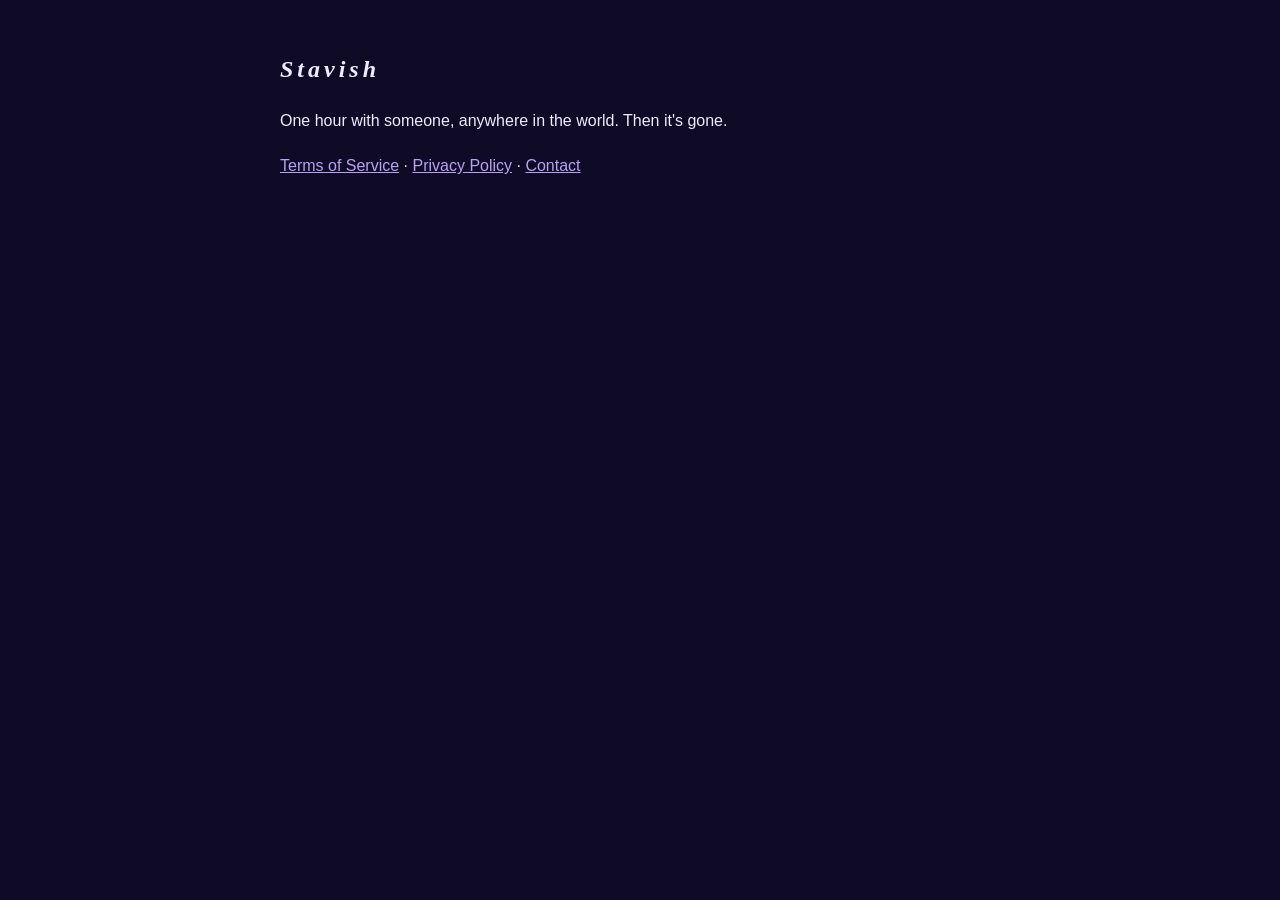
<file: index.html>
<!doctype html><html lang="en"><head><meta charset="utf-8"><meta name="viewport" content="width=device-width,initial-scale=1">
<title>Stavish</title><link rel="stylesheet" href="style.css"><script src="i18n.js"></script></head><body><main>
<h1 style="font-family:Georgia,serif;font-style:italic;letter-spacing:4px">Stavish</h1>
<p data-t="tagline">One hour with someone, anywhere in the world. Then it's gone.</p>
<p><a data-legal="terms" href="terms.html" data-t="terms">Terms of Service</a> · <a data-legal="privacy" href="privacy.html" data-t="privacy">Privacy Policy</a> · <a id="contact" href="#" data-t="contact">Contact</a></p>
</main><script src="config.js"></script><script>document.getElementById("contact").href="mailto:"+window.FATE.supportEmail</script></body></html>
</file>
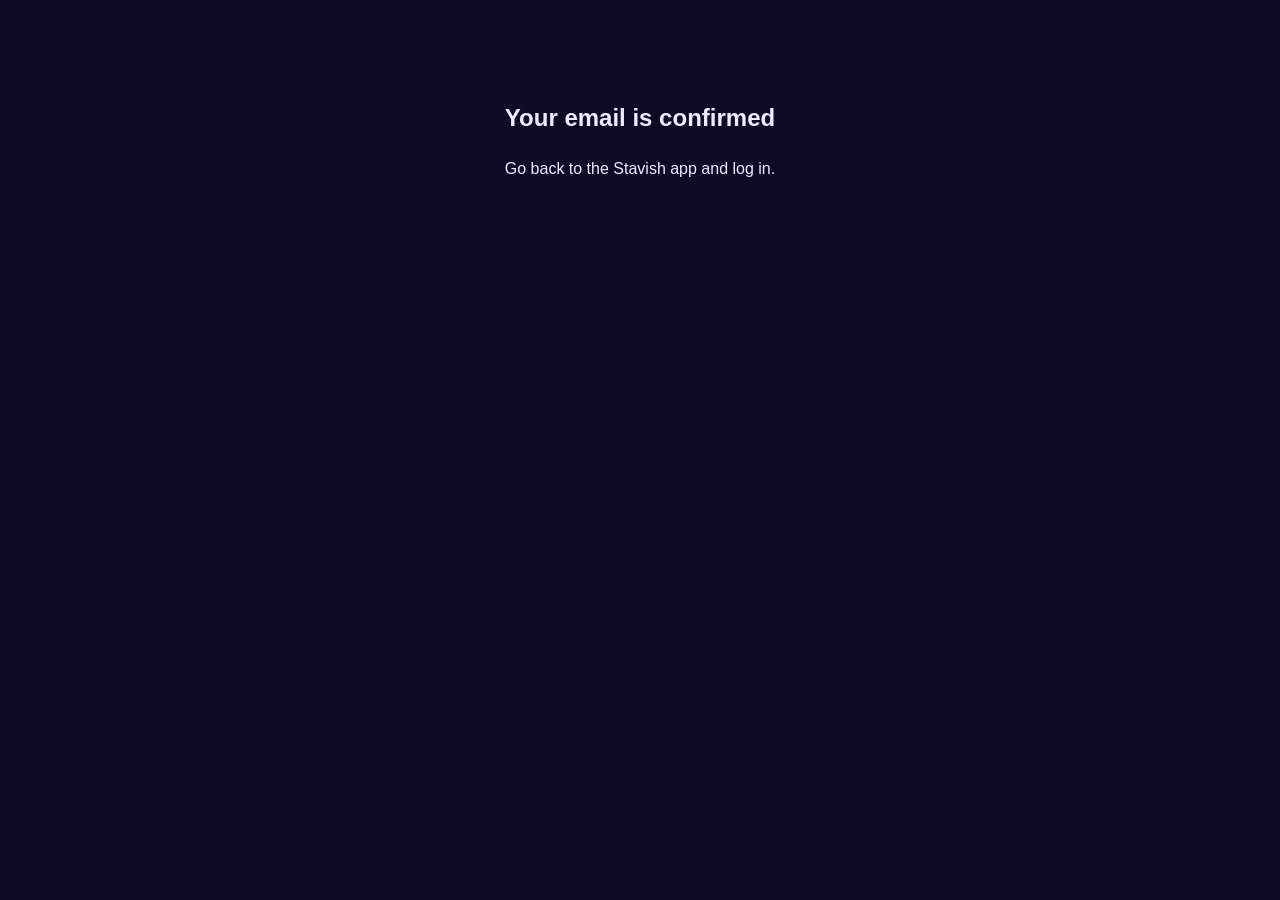
<file: confirmed.html>
<!doctype html><html lang="en"><head><meta charset="utf-8"><meta name="viewport" content="width=device-width,initial-scale=1">
<title>Stavish</title><link rel="stylesheet" href="style.css"><script src="i18n.js"></script></head><body><main style="text-align:center;padding-top:80px">
<h1 data-t="confirmedTitle">Your email is confirmed</h1>
<p data-t="confirmedBody">Go back to the Stavish app and log in.</p>
</main></body></html>
</file>
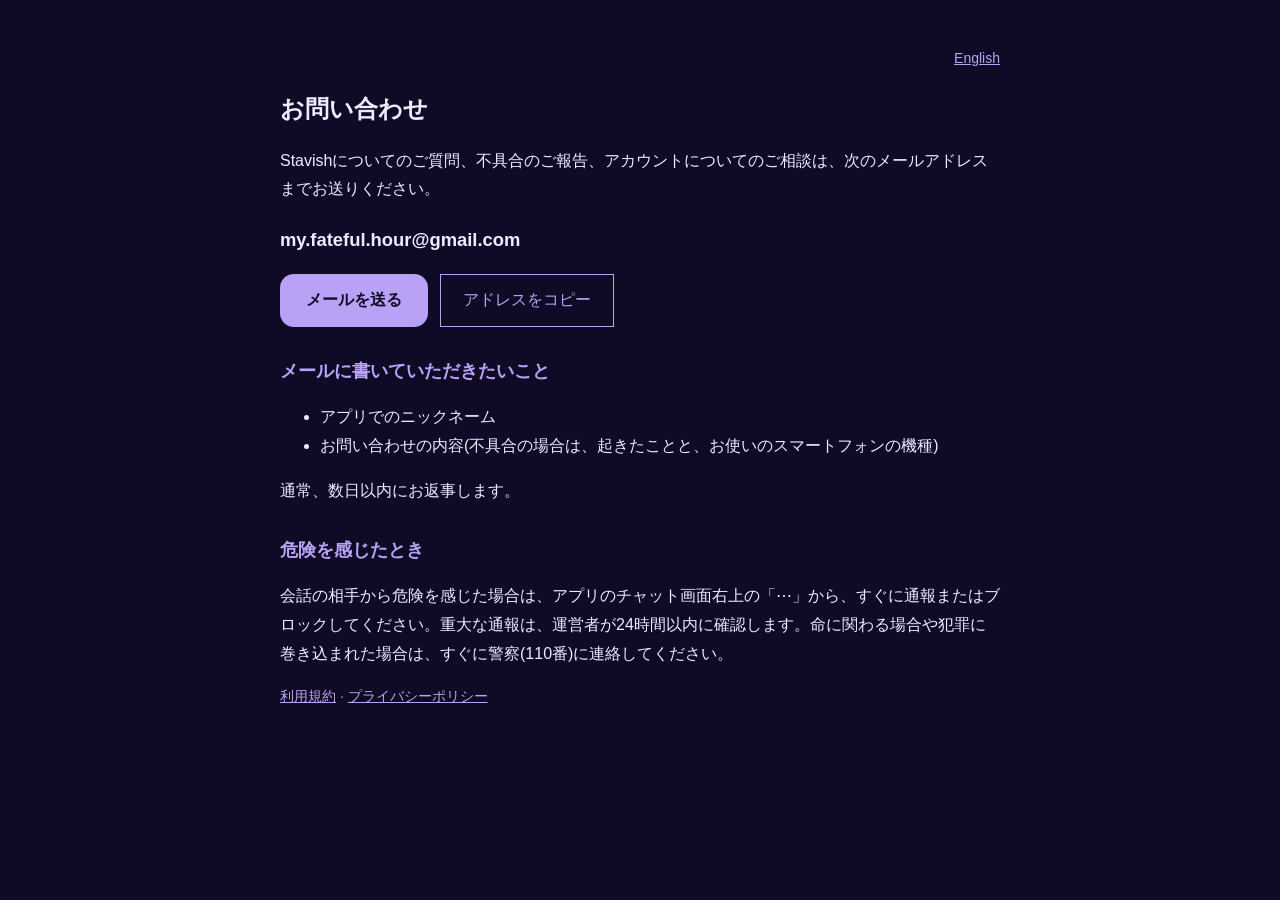
<file: contact-ja.html>
<!doctype html><html lang="ja"><head><meta charset="utf-8"><meta name="viewport" content="width=device-width,initial-scale=1">
<title>Stavish お問い合わせ</title><link rel="stylesheet" href="style.css"></head><body><main>
<p class="muted" style="text-align:right"><a href="contact.html">English</a></p>
<h1>お問い合わせ</h1>
<p>Stavishについてのご質問、不具合のご報告、アカウントについてのご相談は、次のメールアドレスまでお送りください。</p>
<p style="font-size:1.15em;font-weight:700;user-select:all">my.fateful.hour@gmail.com</p>
<p><a class="button" href="mailto:my.fateful.hour@gmail.com?subject=Stavish">メールを送る</a> <button class="button ghost" id="copy" type="button">アドレスをコピー</button></p>
<h2>メールに書いていただきたいこと</h2>
<ul>
<li>アプリでのニックネーム</li>
<li>お問い合わせの内容(不具合の場合は、起きたことと、お使いのスマートフォンの機種)</li>
</ul>
<p>通常、数日以内にお返事します。</p>
<h2>危険を感じたとき</h2>
<p>会話の相手から危険を感じた場合は、アプリのチャット画面右上の「⋯」から、すぐに通報またはブロックしてください。重大な通報は、運営者が24時間以内に確認します。命に関わる場合や犯罪に巻き込まれた場合は、すぐに警察(110番)に連絡してください。</p>
<p class="muted"><a href="terms-ja.html">利用規約</a> · <a href="privacy-ja.html">プライバシーポリシー</a></p>
</main><script>
document.getElementById("copy").onclick=function(){var b=this;navigator.clipboard.writeText("my.fateful.hour@gmail.com").then(function(){b.textContent="コピーしました"})};
</script></body></html>
</file>
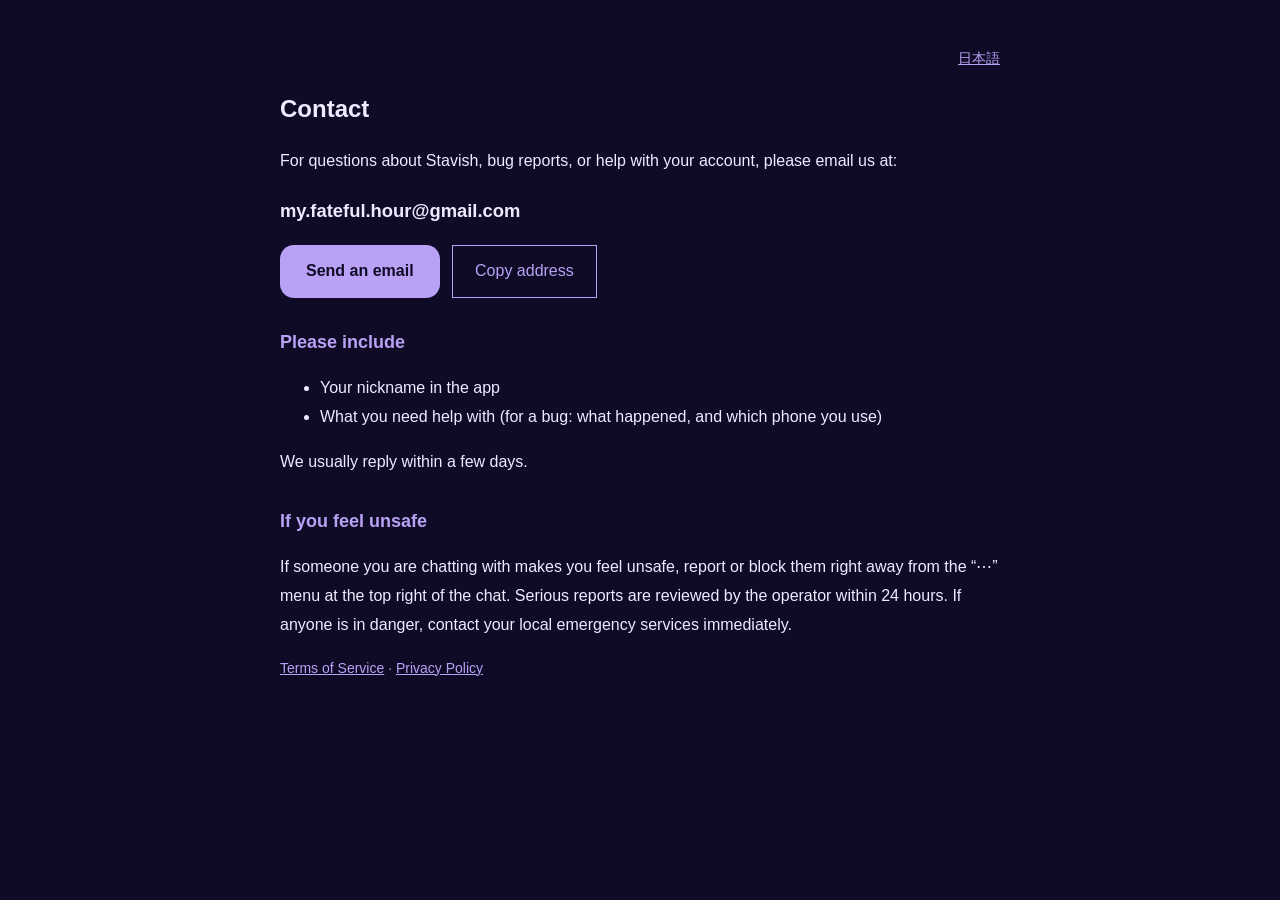
<file: contact.html>
<!doctype html><html lang="en"><head><meta charset="utf-8"><meta name="viewport" content="width=device-width,initial-scale=1">
<title>Stavish Contact</title><link rel="stylesheet" href="style.css"></head><body><main>
<p class="muted" style="text-align:right"><a href="contact-ja.html">日本語</a></p>
<h1>Contact</h1>
<p>For questions about Stavish, bug reports, or help with your account, please email us at:</p>
<p style="font-size:1.15em;font-weight:700;user-select:all">my.fateful.hour@gmail.com</p>
<p><a class="button" href="mailto:my.fateful.hour@gmail.com?subject=Stavish">Send an email</a> <button class="button ghost" id="copy" type="button">Copy address</button></p>
<h2>Please include</h2>
<ul>
<li>Your nickname in the app</li>
<li>What you need help with (for a bug: what happened, and which phone you use)</li>
</ul>
<p>We usually reply within a few days.</p>
<h2>If you feel unsafe</h2>
<p>If someone you are chatting with makes you feel unsafe, report or block them right away from the “⋯” menu at the top right of the chat. Serious reports are reviewed by the operator within 24 hours. If anyone is in danger, contact your local emergency services immediately.</p>
<p class="muted"><a href="terms.html">Terms of Service</a> · <a href="privacy.html">Privacy Policy</a></p>
</main><script>
document.getElementById("copy").onclick=function(){var b=this;navigator.clipboard.writeText("my.fateful.hour@gmail.com").then(function(){b.textContent="Copied"})};
</script></body></html>
</file>
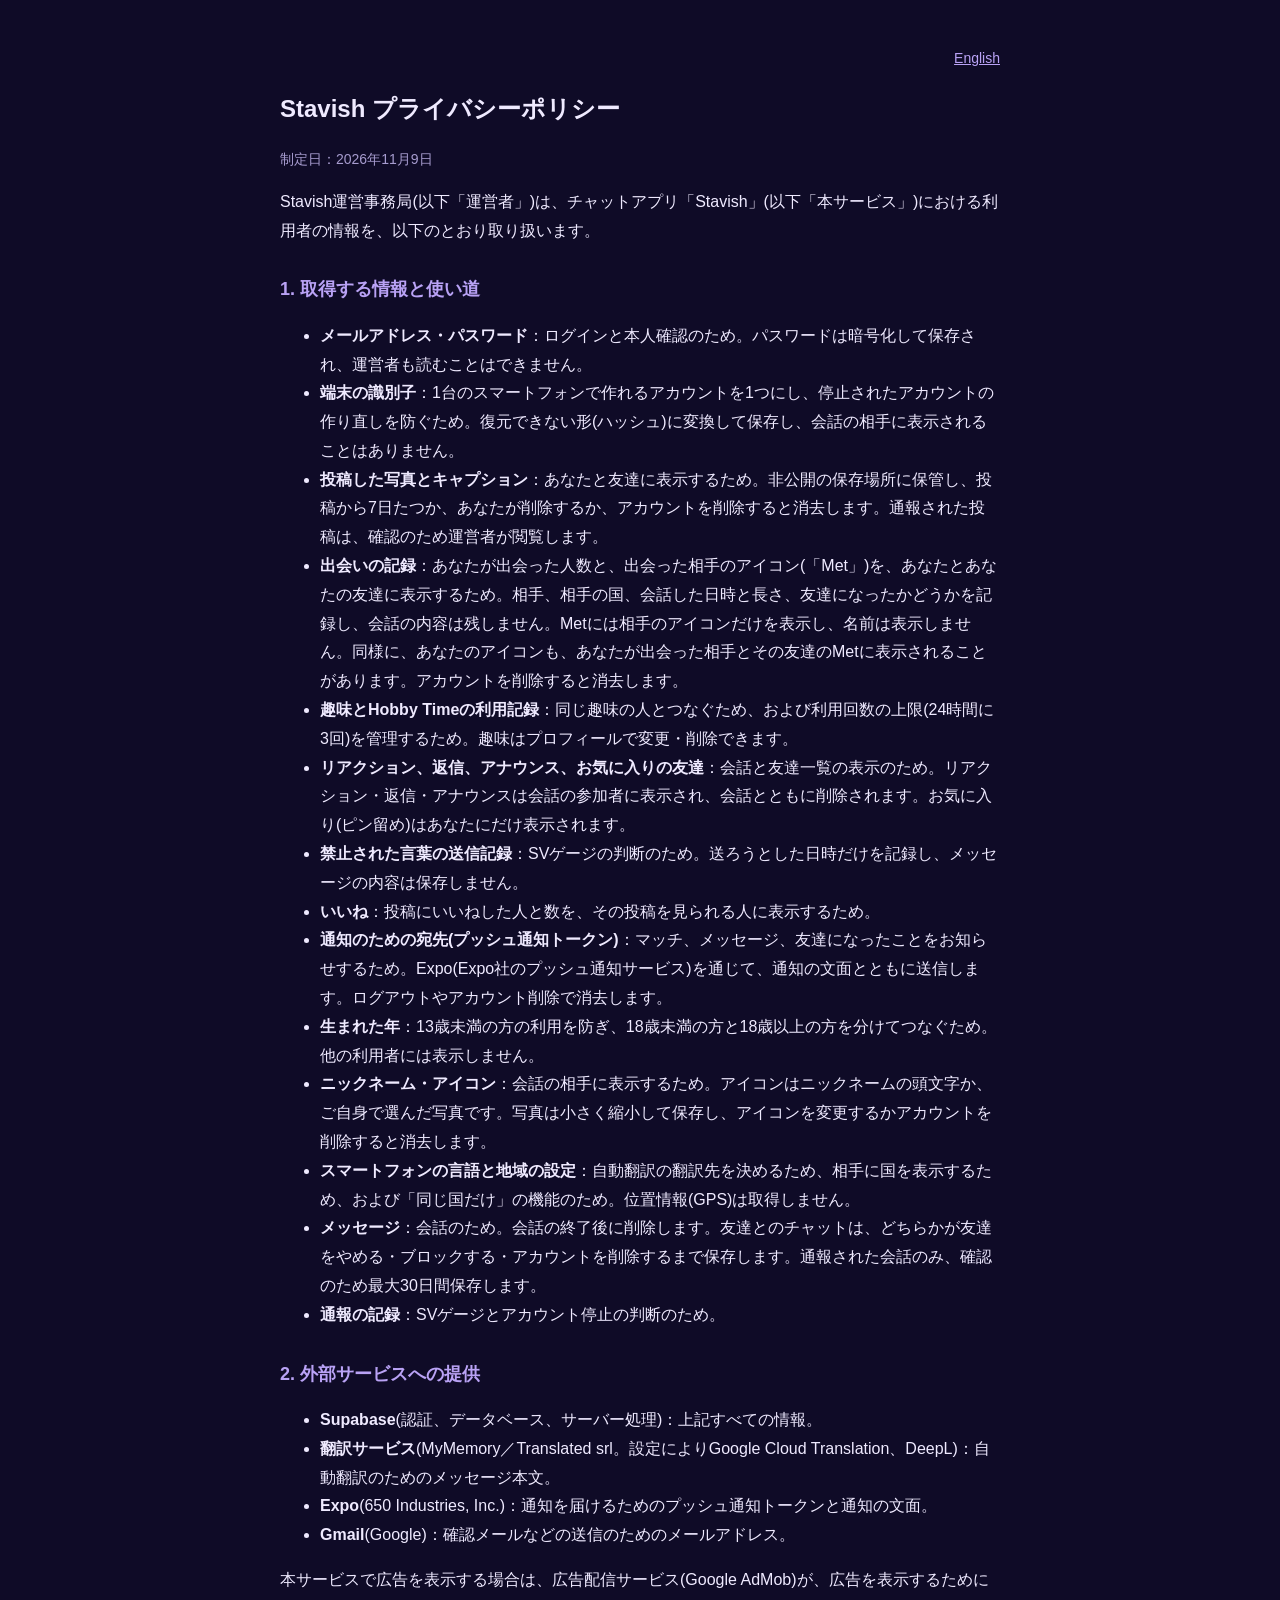
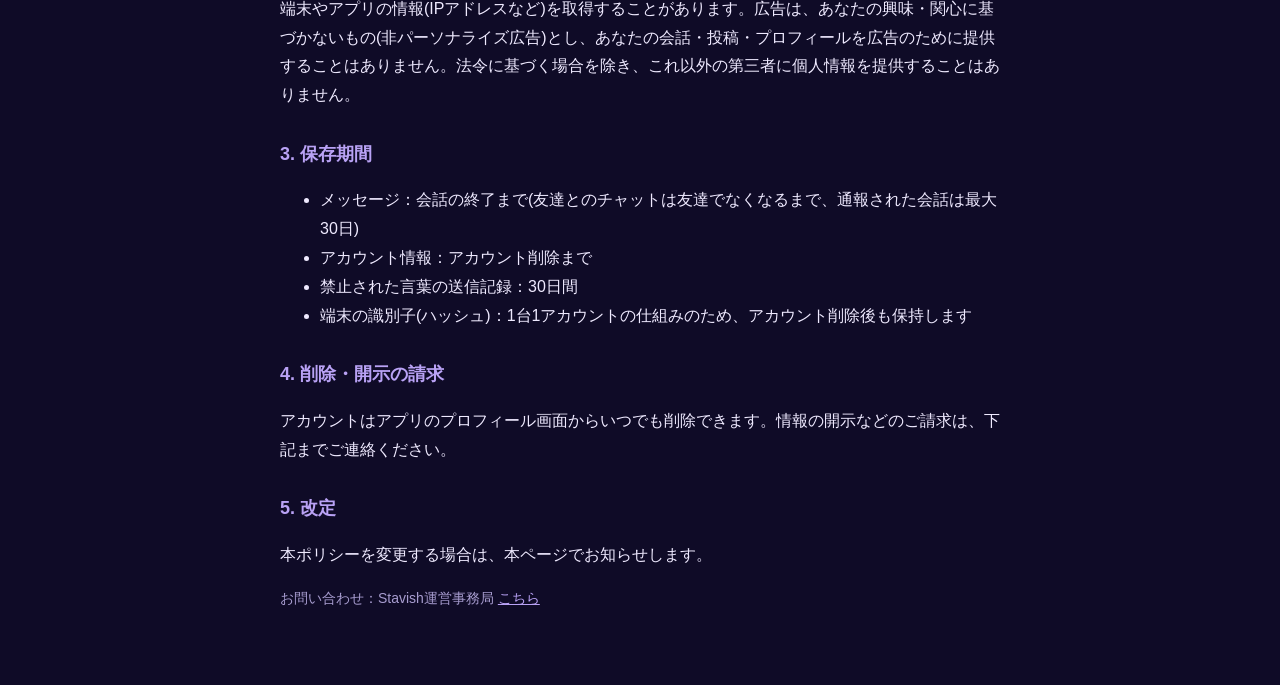
<file: privacy-ja.html>
<!doctype html><html lang="ja"><head><meta charset="utf-8"><meta name="viewport" content="width=device-width,initial-scale=1">
<title>Stavish プライバシーポリシー</title><link rel="stylesheet" href="style.css"></head><body><main>
<p class="muted" style="text-align:right"><a href="privacy.html">English</a></p>
<h1>Stavish プライバシーポリシー</h1>
<p class="muted">制定日：2026年11月9日</p>
<p>Stavish運営事務局(以下「運営者」)は、チャットアプリ「Stavish」(以下「本サービス」)における利用者の情報を、以下のとおり取り扱います。</p>

<h2>1. 取得する情報と使い道</h2>
<ul>
<li><b>メールアドレス・パスワード</b>：ログインと本人確認のため。パスワードは暗号化して保存され、運営者も読むことはできません。</li>
<li><b>端末の識別子</b>：1台のスマートフォンで作れるアカウントを1つにし、停止されたアカウントの作り直しを防ぐため。復元できない形(ハッシュ)に変換して保存し、会話の相手に表示されることはありません。</li>
<li><b>投稿した写真とキャプション</b>：あなたと友達に表示するため。非公開の保存場所に保管し、投稿から7日たつか、あなたが削除するか、アカウントを削除すると消去します。通報された投稿は、確認のため運営者が閲覧します。</li>
<li><b>出会いの記録</b>：あなたが出会った人数と、出会った相手のアイコン(「Met」)を、あなたとあなたの友達に表示するため。相手、相手の国、会話した日時と長さ、友達になったかどうかを記録し、会話の内容は残しません。Metには相手のアイコンだけを表示し、名前は表示しません。同様に、あなたのアイコンも、あなたが出会った相手とその友達のMetに表示されることがあります。アカウントを削除すると消去します。</li>
<li><b>趣味とHobby Timeの利用記録</b>：同じ趣味の人とつなぐため、および利用回数の上限(24時間に3回)を管理するため。趣味はプロフィールで変更・削除できます。</li>
<li><b>リアクション、返信、アナウンス、お気に入りの友達</b>：会話と友達一覧の表示のため。リアクション・返信・アナウンスは会話の参加者に表示され、会話とともに削除されます。お気に入り(ピン留め)はあなたにだけ表示されます。</li>
<li><b>禁止された言葉の送信記録</b>：SVゲージの判断のため。送ろうとした日時だけを記録し、メッセージの内容は保存しません。</li>
<li><b>いいね</b>：投稿にいいねした人と数を、その投稿を見られる人に表示するため。</li>
<li><b>通知のための宛先(プッシュ通知トークン)</b>：マッチ、メッセージ、友達になったことをお知らせするため。Expo(Expo社のプッシュ通知サービス)を通じて、通知の文面とともに送信します。ログアウトやアカウント削除で消去します。</li>
<li><b>生まれた年</b>：13歳未満の方の利用を防ぎ、18歳未満の方と18歳以上の方を分けてつなぐため。他の利用者には表示しません。</li>
<li><b>ニックネーム・アイコン</b>：会話の相手に表示するため。アイコンはニックネームの頭文字か、ご自身で選んだ写真です。写真は小さく縮小して保存し、アイコンを変更するかアカウントを削除すると消去します。</li>
<li><b>スマートフォンの言語と地域の設定</b>：自動翻訳の翻訳先を決めるため、相手に国を表示するため、および「同じ国だけ」の機能のため。位置情報(GPS)は取得しません。</li>
<li><b>メッセージ</b>：会話のため。会話の終了後に削除します。友達とのチャットは、どちらかが友達をやめる・ブロックする・アカウントを削除するまで保存します。通報された会話のみ、確認のため最大30日間保存します。</li>
<li><b>通報の記録</b>：SVゲージとアカウント停止の判断のため。</li>
</ul>

<h2>2. 外部サービスへの提供</h2>
<ul>
<li><b>Supabase</b>(認証、データベース、サーバー処理)：上記すべての情報。</li>
<li><b>翻訳サービス</b>(MyMemory／Translated srl。設定によりGoogle Cloud Translation、DeepL)：自動翻訳のためのメッセージ本文。</li>
<li><b>Expo</b>(650 Industries, Inc.)：通知を届けるためのプッシュ通知トークンと通知の文面。</li>
<li><b>Gmail</b>(Google)：確認メールなどの送信のためのメールアドレス。</li>
</ul>
<p>本サービスで広告を表示する場合は、広告配信サービス(Google AdMob)が、広告を表示するために端末やアプリの情報(IPアドレスなど)を取得することがあります。広告は、あなたの興味・関心に基づかないもの(非パーソナライズ広告)とし、あなたの会話・投稿・プロフィールを広告のために提供することはありません。法令に基づく場合を除き、これ以外の第三者に個人情報を提供することはありません。</p>

<h2>3. 保存期間</h2>
<ul>
<li>メッセージ：会話の終了まで(友達とのチャットは友達でなくなるまで、通報された会話は最大30日)</li>
<li>アカウント情報：アカウント削除まで</li>
<li>禁止された言葉の送信記録：30日間</li>
<li>端末の識別子(ハッシュ)：1台1アカウントの仕組みのため、アカウント削除後も保持します</li>
</ul>

<h2>4. 削除・開示の請求</h2>
<p>アカウントはアプリのプロフィール画面からいつでも削除できます。情報の開示などのご請求は、下記までご連絡ください。</p>

<h2>5. 改定</h2>
<p>本ポリシーを変更する場合は、本ページでお知らせします。</p>
<p class="muted">お問い合わせ：Stavish運営事務局 <a id="contact" href="#">こちら</a></p>
</main><script src="config.js"></script><script>document.getElementById("contact").href="mailto:"+window.FATE.supportEmail</script></body></html>
</file>
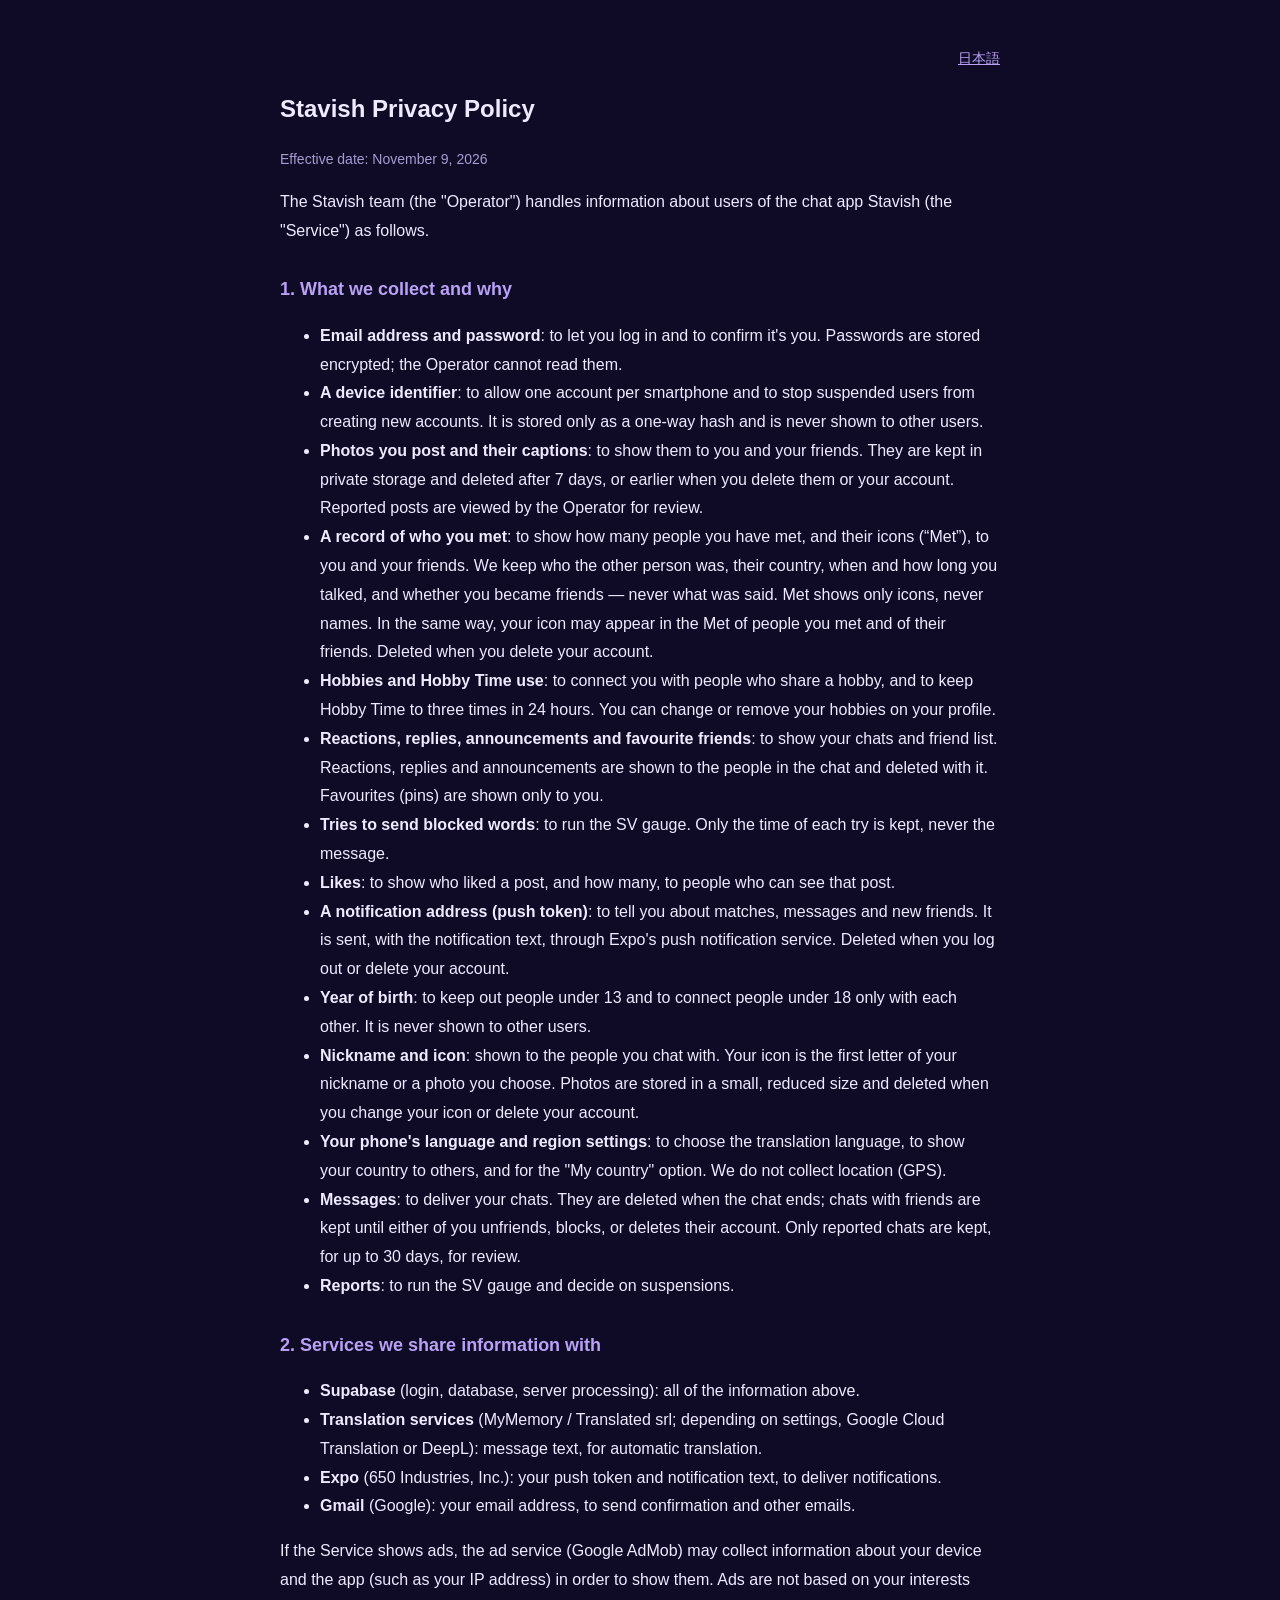
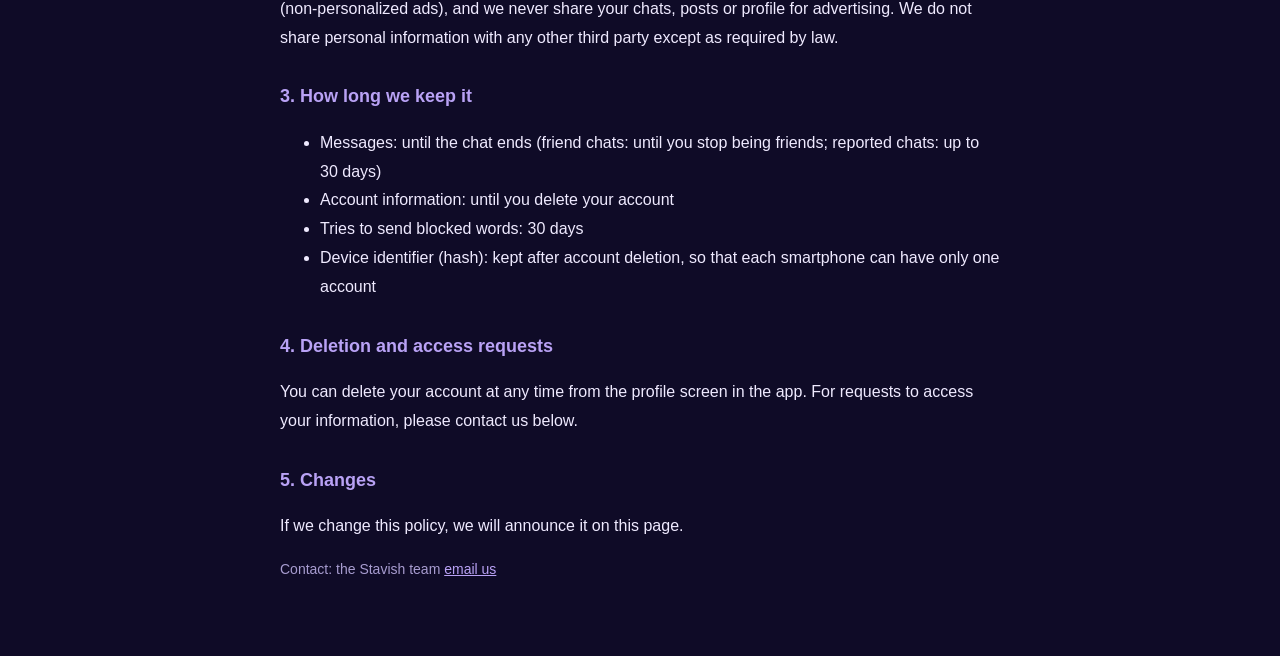
<file: privacy.html>
<!doctype html><html lang="en"><head><meta charset="utf-8"><meta name="viewport" content="width=device-width,initial-scale=1">
<title>Stavish Privacy Policy</title><link rel="stylesheet" href="style.css"></head><body><main>
<p class="muted" style="text-align:right"><a href="privacy-ja.html">日本語</a></p>
<h1>Stavish Privacy Policy</h1>
<p class="muted">Effective date: November 9, 2026</p>
<p>The Stavish team (the "Operator") handles information about users of the chat app Stavish (the "Service") as follows.</p>

<h2>1. What we collect and why</h2>
<ul>
<li><b>Email address and password</b>: to let you log in and to confirm it's you. Passwords are stored encrypted; the Operator cannot read them.</li>
<li><b>A device identifier</b>: to allow one account per smartphone and to stop suspended users from creating new accounts. It is stored only as a one-way hash and is never shown to other users.</li>
<li><b>Photos you post and their captions</b>: to show them to you and your friends. They are kept in private storage and deleted after 7 days, or earlier when you delete them or your account. Reported posts are viewed by the Operator for review.</li>
<li><b>A record of who you met</b>: to show how many people you have met, and their icons (“Met”), to you and your friends. We keep who the other person was, their country, when and how long you talked, and whether you became friends — never what was said. Met shows only icons, never names. In the same way, your icon may appear in the Met of people you met and of their friends. Deleted when you delete your account.</li>
<li><b>Hobbies and Hobby Time use</b>: to connect you with people who share a hobby, and to keep Hobby Time to three times in 24 hours. You can change or remove your hobbies on your profile.</li>
<li><b>Reactions, replies, announcements and favourite friends</b>: to show your chats and friend list. Reactions, replies and announcements are shown to the people in the chat and deleted with it. Favourites (pins) are shown only to you.</li>
<li><b>Tries to send blocked words</b>: to run the SV gauge. Only the time of each try is kept, never the message.</li>
<li><b>Likes</b>: to show who liked a post, and how many, to people who can see that post.</li>
<li><b>A notification address (push token)</b>: to tell you about matches, messages and new friends. It is sent, with the notification text, through Expo's push notification service. Deleted when you log out or delete your account.</li>
<li><b>Year of birth</b>: to keep out people under 13 and to connect people under 18 only with each other. It is never shown to other users.</li>
<li><b>Nickname and icon</b>: shown to the people you chat with. Your icon is the first letter of your nickname or a photo you choose. Photos are stored in a small, reduced size and deleted when you change your icon or delete your account.</li>
<li><b>Your phone's language and region settings</b>: to choose the translation language, to show your country to others, and for the "My country" option. We do not collect location (GPS).</li>
<li><b>Messages</b>: to deliver your chats. They are deleted when the chat ends; chats with friends are kept until either of you unfriends, blocks, or deletes their account. Only reported chats are kept, for up to 30 days, for review.</li>
<li><b>Reports</b>: to run the SV gauge and decide on suspensions.</li>
</ul>

<h2>2. Services we share information with</h2>
<ul>
<li><b>Supabase</b> (login, database, server processing): all of the information above.</li>
<li><b>Translation services</b> (MyMemory / Translated srl; depending on settings, Google Cloud Translation or DeepL): message text, for automatic translation.</li>
<li><b>Expo</b> (650 Industries, Inc.): your push token and notification text, to deliver notifications.</li>
<li><b>Gmail</b> (Google): your email address, to send confirmation and other emails.</li>
</ul>
<p>If the Service shows ads, the ad service (Google AdMob) may collect information about your device and the app (such as your IP address) in order to show them. Ads are not based on your interests (non-personalized ads), and we never share your chats, posts or profile for advertising. We do not share personal information with any other third party except as required by law.</p>

<h2>3. How long we keep it</h2>
<ul>
<li>Messages: until the chat ends (friend chats: until you stop being friends; reported chats: up to 30 days)</li>
<li>Account information: until you delete your account</li>
<li>Tries to send blocked words: 30 days</li>
<li>Device identifier (hash): kept after account deletion, so that each smartphone can have only one account</li>
</ul>

<h2>4. Deletion and access requests</h2>
<p>You can delete your account at any time from the profile screen in the app. For requests to access your information, please contact us below.</p>

<h2>5. Changes</h2>
<p>If we change this policy, we will announce it on this page.</p>
<p class="muted">Contact: the Stavish team <a id="contact" href="#">email us</a></p>
</main><script src="config.js"></script><script>document.getElementById("contact").href="mailto:"+window.FATE.supportEmail</script></body></html>
</file>
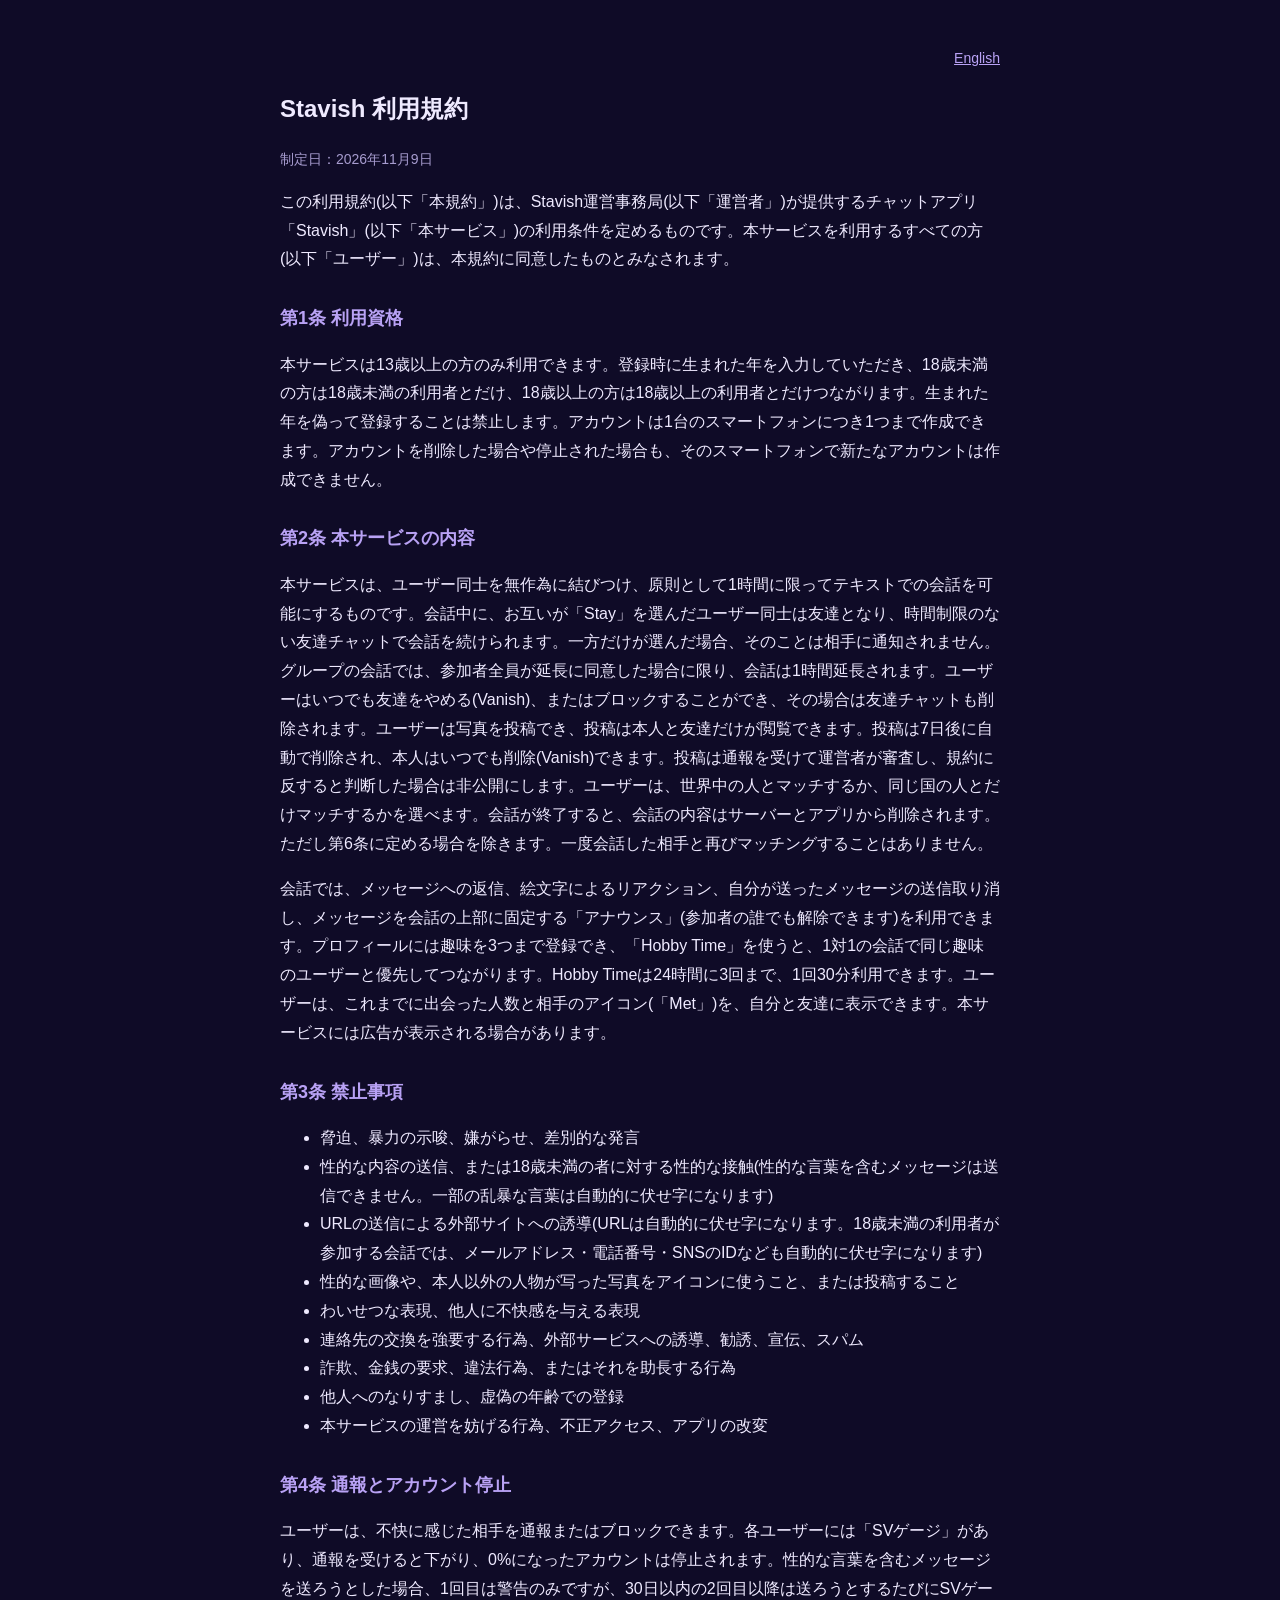
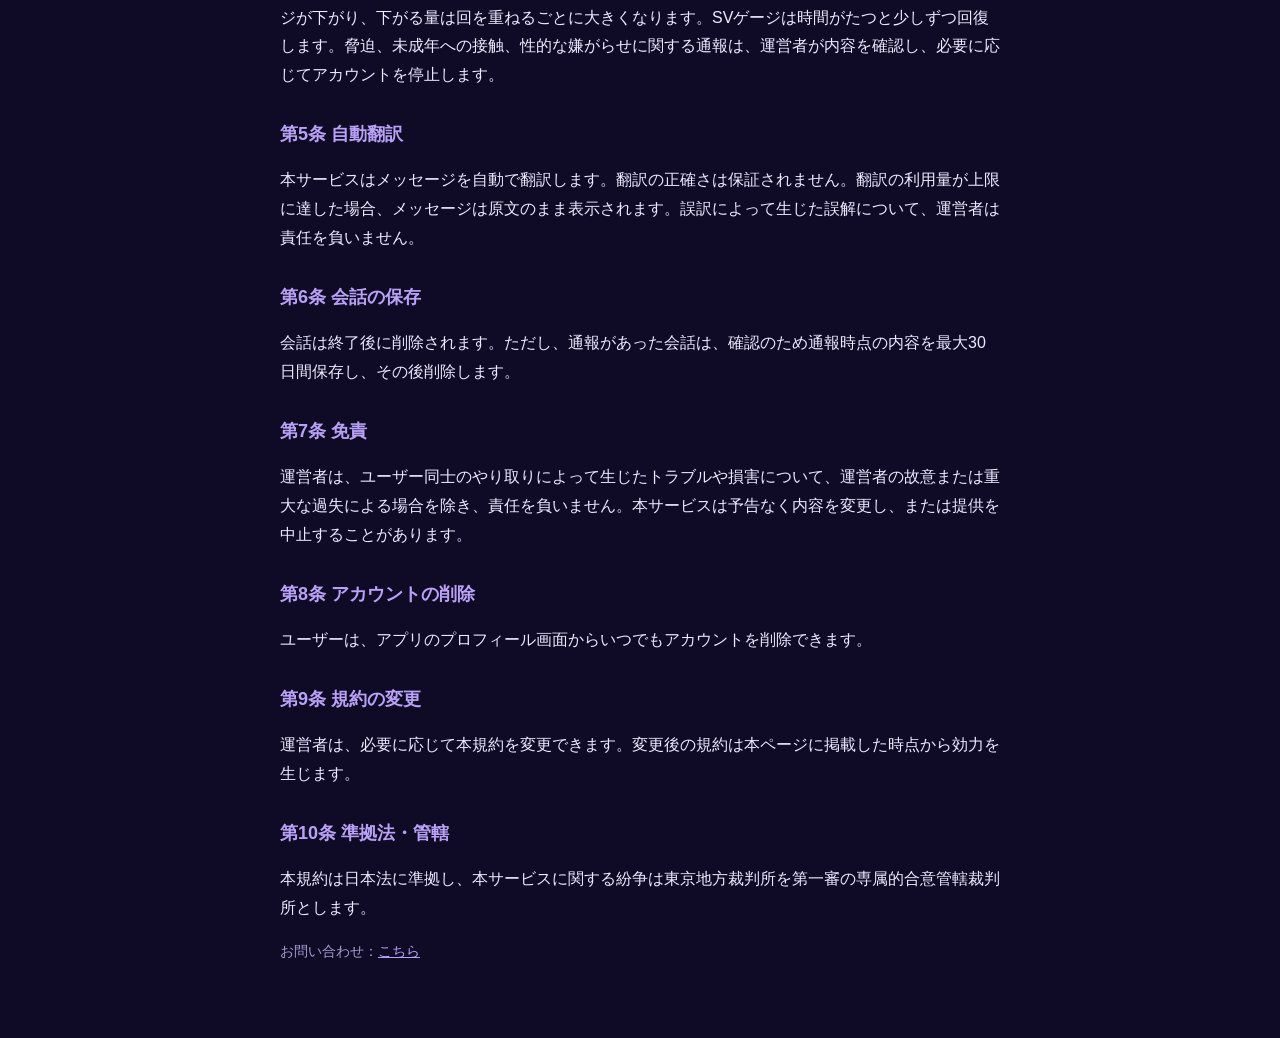
<file: terms-ja.html>
<!doctype html><html lang="ja"><head><meta charset="utf-8"><meta name="viewport" content="width=device-width,initial-scale=1">
<title>Stavish 利用規約</title><link rel="stylesheet" href="style.css"></head><body><main>
<p class="muted" style="text-align:right"><a href="terms.html">English</a></p>
<h1>Stavish 利用規約</h1>
<p class="muted">制定日：2026年11月9日</p>
<p>この利用規約(以下「本規約」)は、Stavish運営事務局(以下「運営者」)が提供するチャットアプリ「Stavish」(以下「本サービス」)の利用条件を定めるものです。本サービスを利用するすべての方(以下「ユーザー」)は、本規約に同意したものとみなされます。</p>

<h2>第1条 利用資格</h2>
<p>本サービスは13歳以上の方のみ利用できます。登録時に生まれた年を入力していただき、18歳未満の方は18歳未満の利用者とだけ、18歳以上の方は18歳以上の利用者とだけつながります。生まれた年を偽って登録することは禁止します。アカウントは1台のスマートフォンにつき1つまで作成できます。アカウントを削除した場合や停止された場合も、そのスマートフォンで新たなアカウントは作成できません。</p>

<h2>第2条 本サービスの内容</h2>
<p>本サービスは、ユーザー同士を無作為に結びつけ、原則として1時間に限ってテキストでの会話を可能にするものです。会話中に、お互いが「Stay」を選んだユーザー同士は友達となり、時間制限のない友達チャットで会話を続けられます。一方だけが選んだ場合、そのことは相手に通知されません。グループの会話では、参加者全員が延長に同意した場合に限り、会話は1時間延長されます。ユーザーはいつでも友達をやめる(Vanish)、またはブロックすることができ、その場合は友達チャットも削除されます。ユーザーは写真を投稿でき、投稿は本人と友達だけが閲覧できます。投稿は7日後に自動で削除され、本人はいつでも削除(Vanish)できます。投稿は通報を受けて運営者が審査し、規約に反すると判断した場合は非公開にします。ユーザーは、世界中の人とマッチするか、同じ国の人とだけマッチするかを選べます。会話が終了すると、会話の内容はサーバーとアプリから削除されます。ただし第6条に定める場合を除きます。一度会話した相手と再びマッチングすることはありません。</p>
<p>会話では、メッセージへの返信、絵文字によるリアクション、自分が送ったメッセージの送信取り消し、メッセージを会話の上部に固定する「アナウンス」(参加者の誰でも解除できます)を利用できます。プロフィールには趣味を3つまで登録でき、「Hobby Time」を使うと、1対1の会話で同じ趣味のユーザーと優先してつながります。Hobby Timeは24時間に3回まで、1回30分利用できます。ユーザーは、これまでに出会った人数と相手のアイコン(「Met」)を、自分と友達に表示できます。本サービスには広告が表示される場合があります。</p>

<h2>第3条 禁止事項</h2>
<ul>
<li>脅迫、暴力の示唆、嫌がらせ、差別的な発言</li>
<li>性的な内容の送信、または18歳未満の者に対する性的な接触(性的な言葉を含むメッセージは送信できません。一部の乱暴な言葉は自動的に伏せ字になります)</li>
<li>URLの送信による外部サイトへの誘導(URLは自動的に伏せ字になります。18歳未満の利用者が参加する会話では、メールアドレス・電話番号・SNSのIDなども自動的に伏せ字になります)</li>
<li>性的な画像や、本人以外の人物が写った写真をアイコンに使うこと、または投稿すること</li>
<li>わいせつな表現、他人に不快感を与える表現</li>
<li>連絡先の交換を強要する行為、外部サービスへの誘導、勧誘、宣伝、スパム</li>
<li>詐欺、金銭の要求、違法行為、またはそれを助長する行為</li>
<li>他人へのなりすまし、虚偽の年齢での登録</li>
<li>本サービスの運営を妨げる行為、不正アクセス、アプリの改変</li>
</ul>

<h2>第4条 通報とアカウント停止</h2>
<p>ユーザーは、不快に感じた相手を通報またはブロックできます。各ユーザーには「SVゲージ」があり、通報を受けると下がり、0%になったアカウントは停止されます。性的な言葉を含むメッセージを送ろうとした場合、1回目は警告のみですが、30日以内の2回目以降は送ろうとするたびにSVゲージが下がり、下がる量は回を重ねるごとに大きくなります。SVゲージは時間がたつと少しずつ回復します。脅迫、未成年への接触、性的な嫌がらせに関する通報は、運営者が内容を確認し、必要に応じてアカウントを停止します。</p>

<h2>第5条 自動翻訳</h2>
<p>本サービスはメッセージを自動で翻訳します。翻訳の正確さは保証されません。翻訳の利用量が上限に達した場合、メッセージは原文のまま表示されます。誤訳によって生じた誤解について、運営者は責任を負いません。</p>

<h2>第6条 会話の保存</h2>
<p>会話は終了後に削除されます。ただし、通報があった会話は、確認のため通報時点の内容を最大30日間保存し、その後削除します。</p>

<h2>第7条 免責</h2>
<p>運営者は、ユーザー同士のやり取りによって生じたトラブルや損害について、運営者の故意または重大な過失による場合を除き、責任を負いません。本サービスは予告なく内容を変更し、または提供を中止することがあります。</p>

<h2>第8条 アカウントの削除</h2>
<p>ユーザーは、アプリのプロフィール画面からいつでもアカウントを削除できます。</p>

<h2>第9条 規約の変更</h2>
<p>運営者は、必要に応じて本規約を変更できます。変更後の規約は本ページに掲載した時点から効力を生じます。</p>

<h2>第10条 準拠法・管轄</h2>
<p>本規約は日本法に準拠し、本サービスに関する紛争は東京地方裁判所を第一審の専属的合意管轄裁判所とします。</p>
<p class="muted">お問い合わせ：<a id="contact" href="#">こちら</a></p>
</main><script src="config.js"></script><script>document.getElementById("contact").href="mailto:"+window.FATE.supportEmail</script></body></html>
</file>
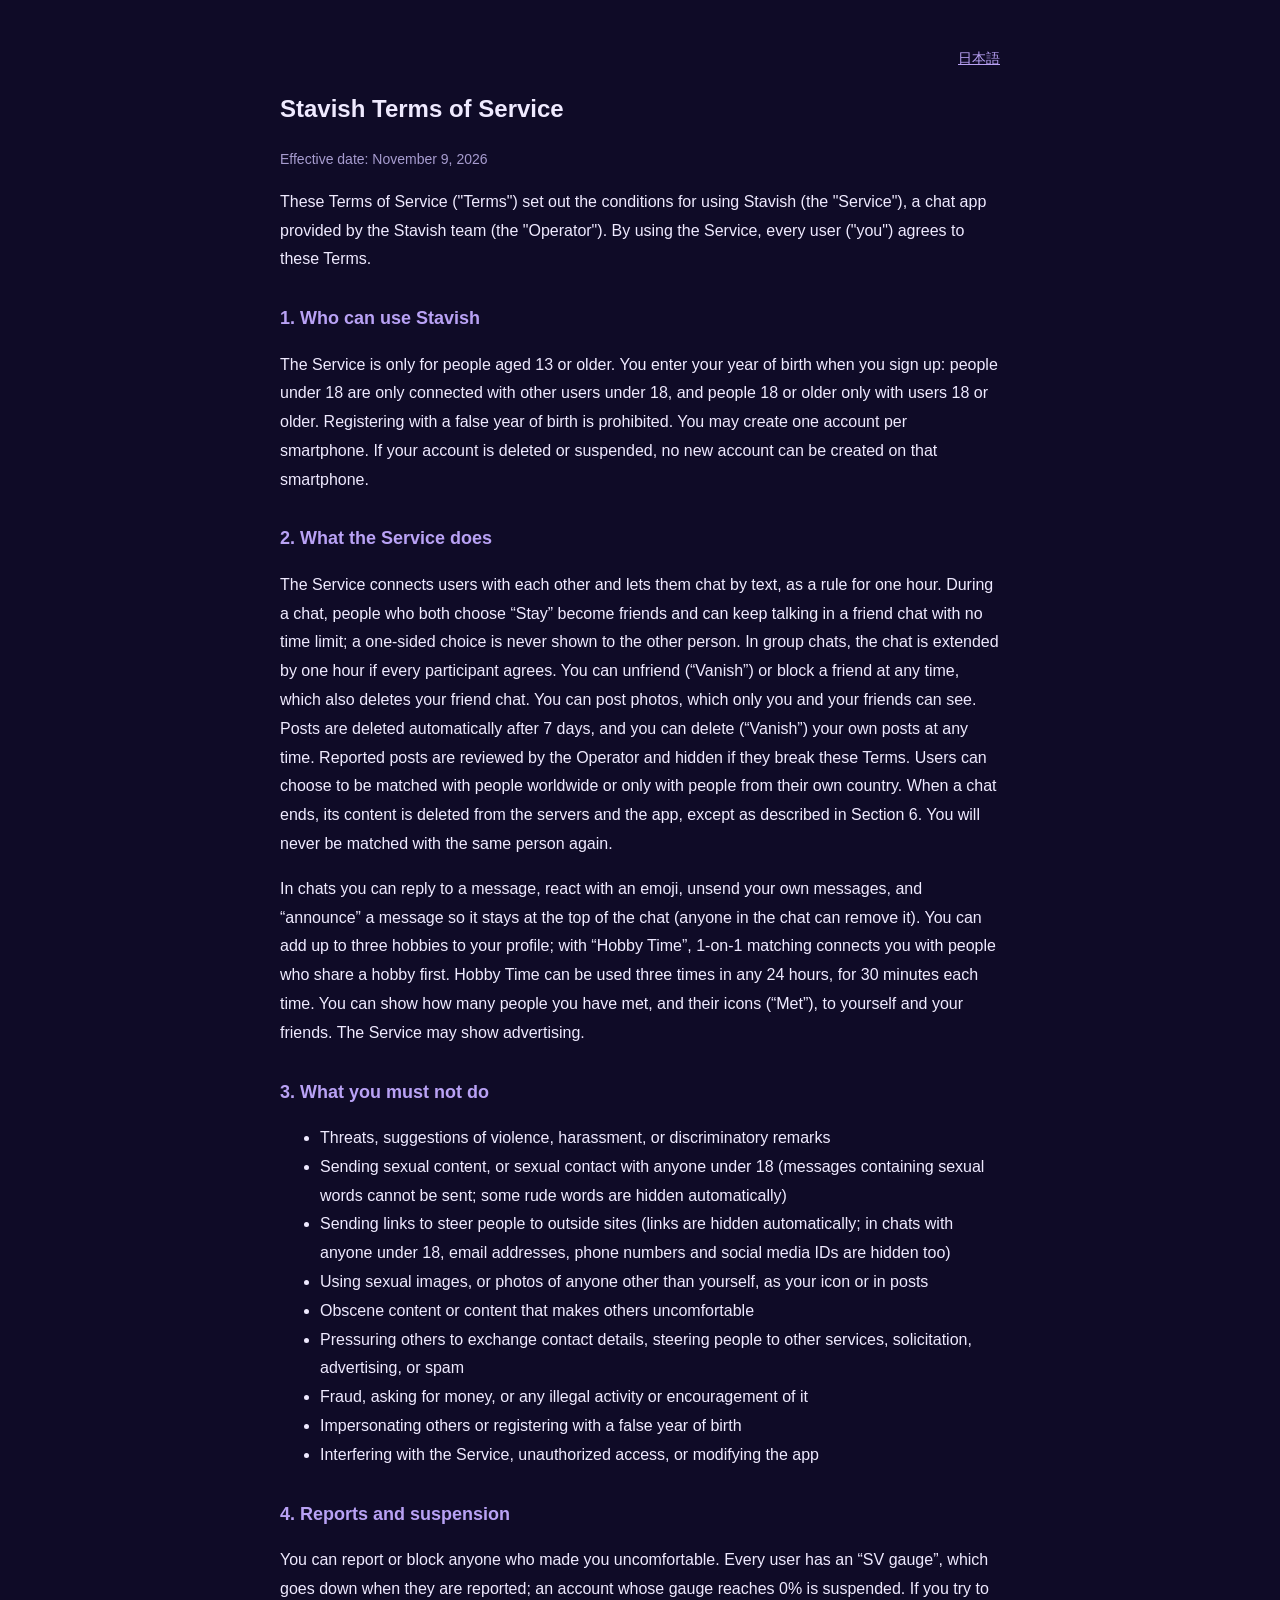
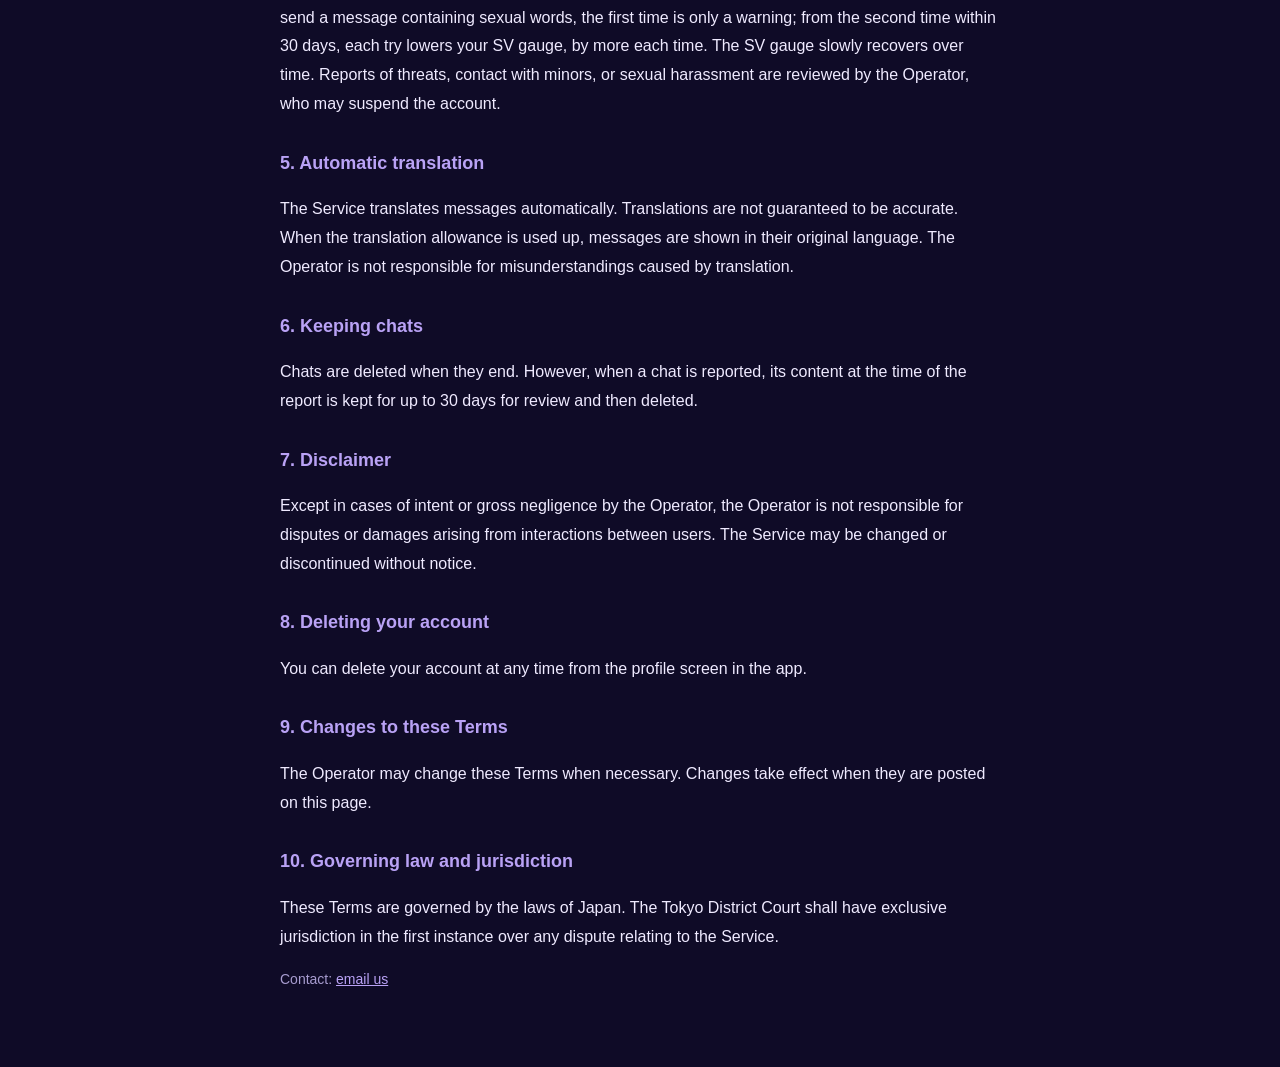
<file: terms.html>
<!doctype html><html lang="en"><head><meta charset="utf-8"><meta name="viewport" content="width=device-width,initial-scale=1">
<title>Stavish Terms of Service</title><link rel="stylesheet" href="style.css"></head><body><main>
<p class="muted" style="text-align:right"><a href="terms-ja.html">日本語</a></p>
<h1>Stavish Terms of Service</h1>
<p class="muted">Effective date: November 9, 2026</p>
<p>These Terms of Service ("Terms") set out the conditions for using Stavish (the "Service"), a chat app provided by the Stavish team (the "Operator"). By using the Service, every user ("you") agrees to these Terms.</p>

<h2>1. Who can use Stavish</h2>
<p>The Service is only for people aged 13 or older. You enter your year of birth when you sign up: people under 18 are only connected with other users under 18, and people 18 or older only with users 18 or older. Registering with a false year of birth is prohibited. You may create one account per smartphone. If your account is deleted or suspended, no new account can be created on that smartphone.</p>

<h2>2. What the Service does</h2>
<p>The Service connects users with each other and lets them chat by text, as a rule for one hour. During a chat, people who both choose “Stay” become friends and can keep talking in a friend chat with no time limit; a one-sided choice is never shown to the other person. In group chats, the chat is extended by one hour if every participant agrees. You can unfriend (“Vanish”) or block a friend at any time, which also deletes your friend chat. You can post photos, which only you and your friends can see. Posts are deleted automatically after 7 days, and you can delete (“Vanish”) your own posts at any time. Reported posts are reviewed by the Operator and hidden if they break these Terms. Users can choose to be matched with people worldwide or only with people from their own country. When a chat ends, its content is deleted from the servers and the app, except as described in Section 6. You will never be matched with the same person again.</p>
<p>In chats you can reply to a message, react with an emoji, unsend your own messages, and “announce” a message so it stays at the top of the chat (anyone in the chat can remove it). You can add up to three hobbies to your profile; with “Hobby Time”, 1-on-1 matching connects you with people who share a hobby first. Hobby Time can be used three times in any 24 hours, for 30 minutes each time. You can show how many people you have met, and their icons (“Met”), to yourself and your friends. The Service may show advertising.</p>

<h2>3. What you must not do</h2>
<ul>
<li>Threats, suggestions of violence, harassment, or discriminatory remarks</li>
<li>Sending sexual content, or sexual contact with anyone under 18 (messages containing sexual words cannot be sent; some rude words are hidden automatically)</li>
<li>Sending links to steer people to outside sites (links are hidden automatically; in chats with anyone under 18, email addresses, phone numbers and social media IDs are hidden too)</li>
<li>Using sexual images, or photos of anyone other than yourself, as your icon or in posts</li>
<li>Obscene content or content that makes others uncomfortable</li>
<li>Pressuring others to exchange contact details, steering people to other services, solicitation, advertising, or spam</li>
<li>Fraud, asking for money, or any illegal activity or encouragement of it</li>
<li>Impersonating others or registering with a false year of birth</li>
<li>Interfering with the Service, unauthorized access, or modifying the app</li>
</ul>

<h2>4. Reports and suspension</h2>
<p>You can report or block anyone who made you uncomfortable. Every user has an “SV gauge”, which goes down when they are reported; an account whose gauge reaches 0% is suspended. If you try to send a message containing sexual words, the first time is only a warning; from the second time within 30 days, each try lowers your SV gauge, by more each time. The SV gauge slowly recovers over time. Reports of threats, contact with minors, or sexual harassment are reviewed by the Operator, who may suspend the account.</p>

<h2>5. Automatic translation</h2>
<p>The Service translates messages automatically. Translations are not guaranteed to be accurate. When the translation allowance is used up, messages are shown in their original language. The Operator is not responsible for misunderstandings caused by translation.</p>

<h2>6. Keeping chats</h2>
<p>Chats are deleted when they end. However, when a chat is reported, its content at the time of the report is kept for up to 30 days for review and then deleted.</p>

<h2>7. Disclaimer</h2>
<p>Except in cases of intent or gross negligence by the Operator, the Operator is not responsible for disputes or damages arising from interactions between users. The Service may be changed or discontinued without notice.</p>

<h2>8. Deleting your account</h2>
<p>You can delete your account at any time from the profile screen in the app.</p>

<h2>9. Changes to these Terms</h2>
<p>The Operator may change these Terms when necessary. Changes take effect when they are posted on this page.</p>

<h2>10. Governing law and jurisdiction</h2>
<p>These Terms are governed by the laws of Japan. The Tokyo District Court shall have exclusive jurisdiction in the first instance over any dispute relating to the Service.</p>
<p class="muted">Contact: <a id="contact" href="#">email us</a></p>
</main><script src="config.js"></script><script>document.getElementById("contact").href="mailto:"+window.FATE.supportEmail</script></body></html>
</file>
<file: style.css>
body{margin:0;background:#0f0b27;color:#efeaff;font-family:-apple-system,"Hiragino Sans","Noto Sans JP",sans-serif;line-height:1.8}
main{max-width:720px;margin:0 auto;padding:32px 20px 60px}
h1{font-size:24px}h2{font-size:18px;margin-top:28px;color:#b9a2f5}
a{color:#b9a2f5}.muted{color:#a79ccf;font-size:14px}
a.button{display:inline-block;background:#b9a2f5;color:#0f0b27;text-decoration:none;font-weight:700;padding:12px 26px;border-radius:14px}
button.button{font:inherit;border:0;cursor:pointer;margin-left:8px}
.button.ghost{background:transparent;color:#b9a2f5;border:1px solid #b9a2f5;padding:11px 22px}
</file>
